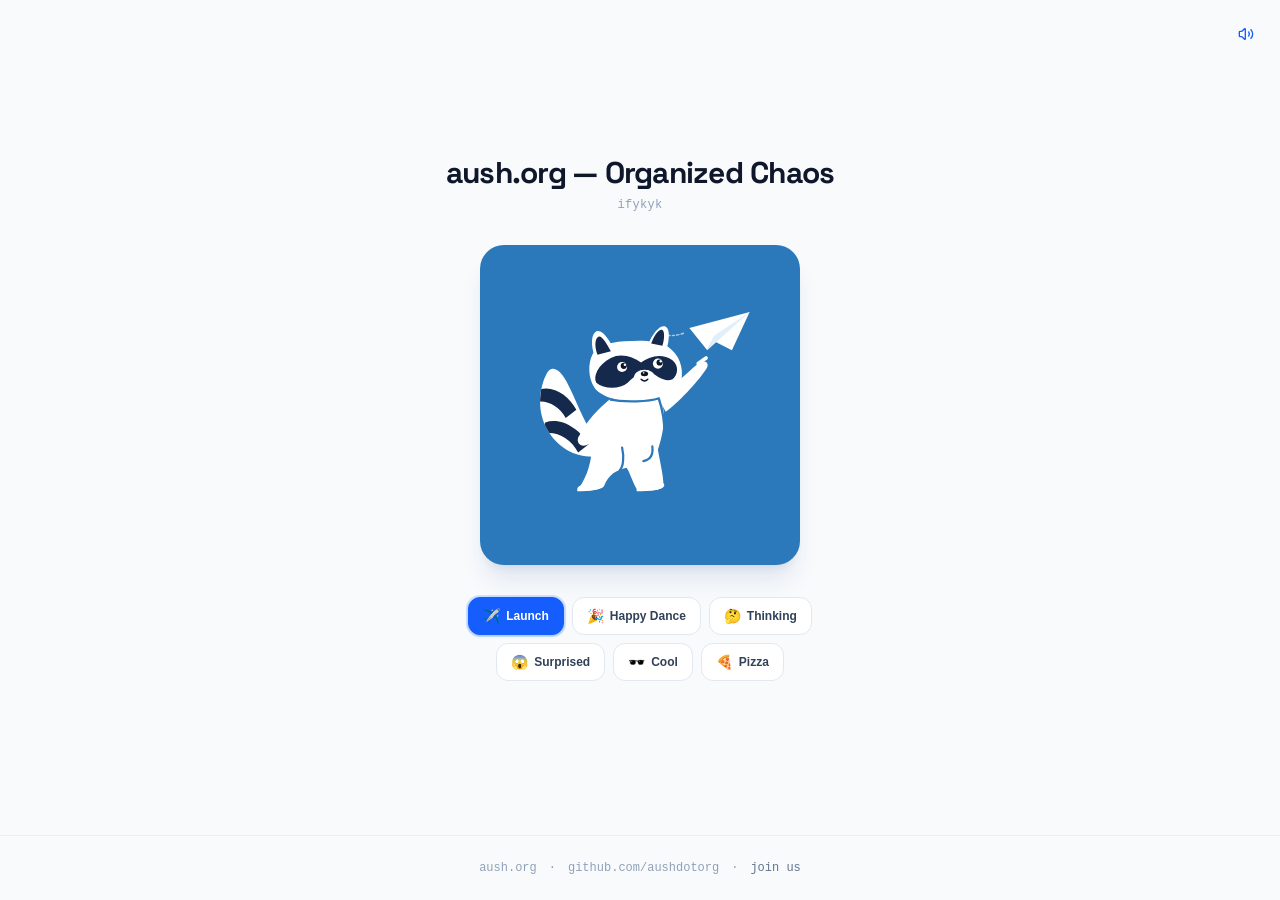
<file: index.html>
<!doctype html>
<html lang="en">
  <head>
    <meta charset="UTF-8" />
    <meta name="viewport" content="width=device-width, initial-scale=1.0" />
    <title>aush.org — Organized Chaos</title>
    <meta name="description" content="Just a preview, for what's coming. aush.org — Organized Chaos." />
    <meta property="og:title" content="aush.org — Organized Chaos" />
    <meta property="og:description" content="Just a preview, for what's coming. aush.org — Organized Chaos." />
    <meta property="og:type" content="website" />
    <meta name="twitter:card" content="summary_large_image" />
    <!--- <link rel="icon" type="image/svg+xml" href="/favicon.svg" /> --->
    <link rel="icon" type="image" href="/icon.png" />
    <link rel="preconnect" href="https://fonts.googleapis.com">
    <link rel="preconnect" href="https://fonts.gstatic.com" crossorigin>
    <link href="https://fonts.googleapis.com/css2?family=Plus+Jakarta+Sans:wght@400;500;600;700;800&family=Space+Grotesk:wght@500;700&display=swap" rel="stylesheet">
    <script type="module" crossorigin src="/assets/index-BiT33P_J.js"></script>
    <link rel="stylesheet" crossorigin href="/assets/index-D7WNCtE8.css">
  </head>
  <body>
    <div id="root"></div>
  </body>
</html>
</file>
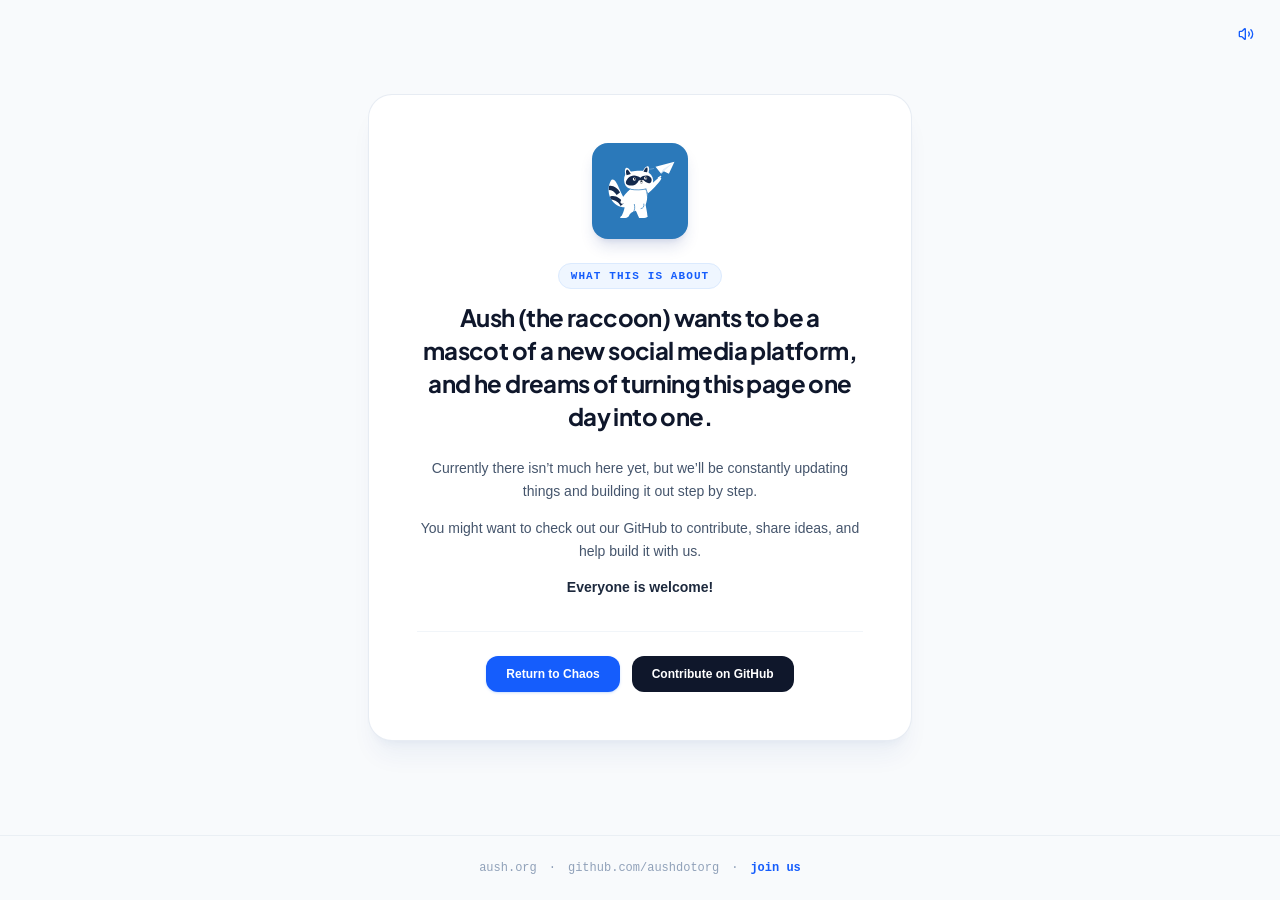
<file: join/index.html>
<!doctype html>
<html lang="en">
  <head>
    <meta charset="UTF-8" />
    <meta name="viewport" content="width=device-width, initial-scale=1.0" />
    <title>aush.org — Organized Chaos</title>
    <meta name="description" content="Just a preview, for what's coming. aush.org — Organized Chaos." />
    <meta property="og:title" content="aush.org — Organized Chaos" />
    <meta property="og:description" content="Just a preview, for what's coming. aush.org — Organized Chaos." />
    <meta property="og:type" content="website" />
    <meta name="twitter:card" content="summary_large_image" />
    <!--- <link rel="icon" type="image/svg+xml" href="/favicon.svg" /> --->
    <link rel="icon" type="image" href="/../icon.png" />
    <link rel="preconnect" href="https://fonts.googleapis.com">
    <link rel="preconnect" href="https://fonts.gstatic.com" crossorigin>
    <link href="https://fonts.googleapis.com/css2?family=Plus+Jakarta+Sans:wght@400;500;600;700;800family=Space+Grotesk:wght@500;700&display=swap" rel="stylesheet">
    <script type="module" crossorigin src="/assets/index-BiT33P_J.js"></script>
    <link rel="stylesheet" crossorigin href="/assets/index-D7WNCtE8.css">
  </head>
  <body>
    <div id="root"></div>
  </body>
</html>
</file>
<file: assets/index-D7WNCtE8.css>
/*! tailwindcss v4.3.3 | MIT License | https://tailwindcss.com */
@layer properties{@supports (((-webkit-hyphens:none)) and (not (margin-trim:inline))) or ((-moz-orient:inline) and (not (color:rgb(from red r g b)))){*,:before,:after,::backdrop{--tw-translate-x:0;--tw-translate-y:0;--tw-translate-z:0;--tw-rotate-x:initial;--tw-rotate-y:initial;--tw-rotate-z:initial;--tw-skew-x:initial;--tw-skew-y:initial;--tw-space-y-reverse:0;--tw-border-style:solid;--tw-leading:initial;--tw-font-weight:initial;--tw-tracking:initial;--tw-shadow:0 0 #0000;--tw-shadow-color:initial;--tw-shadow-alpha:100%;--tw-inset-shadow:0 0 #0000;--tw-inset-shadow-color:initial;--tw-inset-shadow-alpha:100%;--tw-ring-color:initial;--tw-ring-shadow:0 0 #0000;--tw-inset-ring-color:initial;--tw-inset-ring-shadow:0 0 #0000;--tw-ring-inset:initial;--tw-ring-offset-width:0px;--tw-ring-offset-color:#fff;--tw-ring-offset-shadow:0 0 #0000;--tw-blur:initial;--tw-brightness:initial;--tw-contrast:initial;--tw-grayscale:initial;--tw-hue-rotate:initial;--tw-invert:initial;--tw-opacity:initial;--tw-saturate:initial;--tw-sepia:initial;--tw-drop-shadow:initial;--tw-drop-shadow-color:initial;--tw-drop-shadow-alpha:100%;--tw-drop-shadow-size:initial;--tw-ease:initial;--tw-scale-x:1;--tw-scale-y:1;--tw-scale-z:1}}}@layer theme{:root,:host{--font-sans:-apple-system, BlinkMacSystemFont, "Segoe UI", Roboto, "Helvetica Neue", "Noto Sans", Arial, sans-serif, "Apple Color Emoji", "Segoe UI Emoji", "Segoe UI Symbol", "Noto Color Emoji";--font-mono:ui-monospace, SFMono-Regular, Menlo, Monaco, Consolas, "Liberation Mono", "Courier New", monospace;--color-blue-50:oklch(97% .014 254.604);--color-blue-100:oklch(93.2% .032 255.585);--color-blue-500:oklch(62.3% .214 259.815);--color-blue-600:oklch(54.6% .245 262.881);--color-blue-700:oklch(48.8% .243 264.376);--color-blue-900:oklch(37.9% .146 265.522);--color-slate-50:oklch(98.4% .003 247.858);--color-slate-100:oklch(96.8% .007 247.896);--color-slate-200:oklch(92.9% .013 255.508);--color-slate-300:oklch(86.9% .022 252.894);--color-slate-400:oklch(70.4% .04 256.788);--color-slate-500:oklch(55.4% .046 257.417);--color-slate-600:oklch(44.6% .043 257.281);--color-slate-700:oklch(37.2% .044 257.287);--color-slate-800:oklch(27.9% .041 260.031);--color-slate-900:oklch(20.8% .042 265.755);--color-white:#fff;--spacing:.25rem;--container-md:28rem;--container-xl:36rem;--container-3xl:48rem;--text-xs:.75rem;--text-xs--line-height:calc(1 / .75);--text-sm:.875rem;--text-sm--line-height:calc(1.25 / .875);--text-xl:1.25rem;--text-xl--line-height:calc(1.75 / 1.25);--text-2xl:1.5rem;--text-2xl--line-height:calc(2 / 1.5);--text-3xl:1.875rem;--text-3xl--line-height:calc(2.25 / 1.875);--font-weight-medium:500;--font-weight-semibold:600;--font-weight-bold:700;--font-weight-extrabold:800;--tracking-tight:-.025em;--tracking-wide:.025em;--tracking-wider:.05em;--tracking-widest:.1em;--leading-snug:1.375;--leading-relaxed:1.625;--radius-xl:.75rem;--radius-2xl:1rem;--radius-3xl:1.5rem;--drop-shadow-sm:0 1px 2px #00000026;--ease-in-out:cubic-bezier(.4, 0, .2, 1);--default-transition-duration:.15s;--default-transition-timing-function:cubic-bezier(.4, 0, .2, 1);--default-font-family:var(--font-sans);--default-mono-font-family:var(--font-mono)}}@layer base{*,:after,:before,::backdrop{box-sizing:border-box;border:0 solid;margin:0;padding:0}::file-selector-button{box-sizing:border-box;border:0 solid;margin:0;padding:0}html,:host{-webkit-text-size-adjust:100%;tab-size:4;line-height:1.5;font-family:var(--default-font-family,-apple-system, BlinkMacSystemFont, "Segoe UI", Roboto, "Helvetica Neue", "Noto Sans", Arial, sans-serif, "Apple Color Emoji", "Segoe UI Emoji", "Segoe UI Symbol", "Noto Color Emoji");font-feature-settings:var(--default-font-feature-settings,normal);font-variation-settings:var(--default-font-variation-settings,normal);-webkit-tap-highlight-color:transparent}hr{height:0;color:inherit;border-top-width:1px}abbr:where([title]){-webkit-text-decoration:underline dotted;text-decoration:underline dotted}h1,h2,h3,h4,h5,h6{font-size:inherit;font-weight:inherit}a{color:inherit;-webkit-text-decoration:inherit;-webkit-text-decoration:inherit;-webkit-text-decoration:inherit;-webkit-text-decoration:inherit;text-decoration:inherit}b,strong{font-weight:bolder}code,kbd,samp,pre{font-family:var(--default-mono-font-family,ui-monospace, SFMono-Regular, Menlo, Monaco, Consolas, "Liberation Mono", "Courier New", monospace);font-feature-settings:var(--default-mono-font-feature-settings,normal);font-variation-settings:var(--default-mono-font-variation-settings,normal);font-size:1em}small{font-size:80%}sub,sup{vertical-align:baseline;font-size:75%;line-height:0;position:relative}sub{bottom:-.25em}sup{top:-.5em}table{text-indent:0;border-color:inherit;border-collapse:collapse}:-moz-focusring:where(:not(iframe)){outline:auto}progress{vertical-align:baseline}summary{display:list-item}ol,ul,menu{list-style:none}img,svg,video,canvas,audio,iframe,embed,object{vertical-align:middle;display:block}img,video{max-width:100%;height:auto}button,input,select,optgroup,textarea{font:inherit;font-feature-settings:inherit;font-variation-settings:inherit;letter-spacing:inherit;color:inherit;opacity:1;background-color:#0000;border-radius:0}::file-selector-button{font:inherit;font-feature-settings:inherit;font-variation-settings:inherit;letter-spacing:inherit;color:inherit;opacity:1;background-color:#0000;border-radius:0}:where(select:is([multiple],[size])) optgroup{font-weight:bolder}:where(select:is([multiple],[size])) optgroup option{padding-inline-start:20px}::file-selector-button{margin-inline-end:4px}::placeholder{opacity:1}@supports (not ((-webkit-appearance:-apple-pay-button))) or (contain-intrinsic-size:1px){::placeholder{color:currentColor}@supports (color:color-mix(in lab, red, red)){::placeholder{color:color-mix(in oklab, currentcolor 50%, transparent)}}}textarea{resize:vertical}::-webkit-search-decoration{-webkit-appearance:none}::-webkit-date-and-time-value{min-height:1lh;text-align:inherit}::-webkit-datetime-edit{display:inline-flex}::-webkit-datetime-edit-fields-wrapper{padding:0}::-webkit-datetime-edit{padding-block:0}::-webkit-datetime-edit-year-field{padding-block:0}::-webkit-datetime-edit-month-field{padding-block:0}::-webkit-datetime-edit-day-field{padding-block:0}::-webkit-datetime-edit-hour-field{padding-block:0}::-webkit-datetime-edit-minute-field{padding-block:0}::-webkit-datetime-edit-second-field{padding-block:0}::-webkit-datetime-edit-millisecond-field{padding-block:0}::-webkit-datetime-edit-meridiem-field{padding-block:0}::-webkit-calendar-picker-indicator{line-height:1}:-moz-ui-invalid{box-shadow:none}button,input:where([type=button],[type=reset],[type=submit]){appearance:button}::file-selector-button{appearance:button}::-webkit-inner-spin-button{height:auto}::-webkit-outer-spin-button{height:auto}[hidden]:where(:not([hidden=until-found])){display:none!important}body{color:#0f172a;background-color:#f8fafc;font-family:Plus Jakarta Sans,system-ui,-apple-system,BlinkMacSystemFont,Segoe UI,Roboto,sans-serif;overflow-x:hidden}h1,h2,h3,.font-display{font-family:Space Grotesk,Plus Jakarta Sans,sans-serif}}@layer components;@layer utilities{.pointer-events-none{pointer-events:none}.absolute{position:absolute}.relative{position:relative}.inset-0{inset:0}.top-1\/2{top:50%}.top-4{top:calc(var(--spacing) * 4)}.right-4{right:calc(var(--spacing) * 4)}.bottom-3{bottom:calc(var(--spacing) * 3)}.-left-12{left:calc(var(--spacing) * -12)}.z-0{z-index:0}.z-10{z-index:10}.z-20{z-index:20}.mx-auto{margin-inline:auto}.-mt-1{margin-top:calc(var(--spacing) * -1)}.mt-1\.5{margin-top:calc(var(--spacing) * 1.5)}.mb-3{margin-bottom:calc(var(--spacing) * 3)}.mb-6{margin-bottom:calc(var(--spacing) * 6)}.mb-8{margin-bottom:calc(var(--spacing) * 8)}.block{display:block}.flex{display:flex}.inline-flex{display:inline-flex}.h-4{height:calc(var(--spacing) * 4)}.h-24{height:calc(var(--spacing) * 24)}.h-72{height:calc(var(--spacing) * 72)}.h-full{height:100%}.min-h-screen{min-height:100vh}.w-4{width:calc(var(--spacing) * 4)}.w-24{width:calc(var(--spacing) * 24)}.w-72{width:calc(var(--spacing) * 72)}.w-fit{width:fit-content}.w-full{width:100%}.max-w-3xl{max-width:var(--container-3xl)}.max-w-md{max-width:var(--container-md)}.max-w-xl{max-width:var(--container-xl)}.flex-1{flex:1}.-translate-y-1\/2{--tw-translate-y:calc(calc(1 / 2 * 100%) * -1);translate:var(--tw-translate-x) var(--tw-translate-y)}.transform{transform:var(--tw-rotate-x,) var(--tw-rotate-y,) var(--tw-rotate-z,) var(--tw-skew-x,) var(--tw-skew-y,)}.cursor-pointer{cursor:pointer}.flex-col{flex-direction:column}.flex-wrap{flex-wrap:wrap}.items-baseline{align-items:baseline}.items-center{align-items:center}.justify-between{justify-content:space-between}.justify-center{justify-content:center}.gap-0\.5{gap:calc(var(--spacing) * .5)}.gap-1\.5{gap:calc(var(--spacing) * 1.5)}.gap-2{gap:calc(var(--spacing) * 2)}.gap-2\.5{gap:calc(var(--spacing) * 2.5)}.gap-3{gap:calc(var(--spacing) * 3)}:where(.space-y-3\.5>:not(:last-child)){--tw-space-y-reverse:0;margin-block-start:calc(calc(var(--spacing) * 3.5) * var(--tw-space-y-reverse));margin-block-end:calc(calc(var(--spacing) * 3.5) * calc(1 - var(--tw-space-y-reverse)))}.overflow-hidden{overflow:hidden}.overflow-visible{overflow:visible}.rounded{border-radius:.25rem}.rounded-2xl{border-radius:var(--radius-2xl)}.rounded-3xl{border-radius:var(--radius-3xl)}.rounded-full{border-radius:2147483647px}.rounded-xl{border-radius:var(--radius-xl)}.border{border-style:var(--tw-border-style);border-width:1px}.border-0{border-style:var(--tw-border-style);border-width:0}.border-t{border-top-style:var(--tw-border-style);border-top-width:1px}.border-blue-100{border-color:var(--color-blue-100)}.border-blue-600{border-color:var(--color-blue-600)}.border-slate-100{border-color:var(--color-slate-100)}.border-slate-200{border-color:var(--color-slate-200)}.border-slate-200\/60{border-color:#e2e8f099}@supports (color:color-mix(in lab, red, red)){.border-slate-200\/60{border-color:color-mix(in oklab, var(--color-slate-200) 60%, transparent)}}.border-slate-200\/80{border-color:#e2e8f0cc}@supports (color:color-mix(in lab, red, red)){.border-slate-200\/80{border-color:color-mix(in oklab, var(--color-slate-200) 80%, transparent)}}.bg-\[\#2B79BA\]{background-color:#2b79ba}.bg-\[\#F8FAFC\]{background-color:#f8fafc}.bg-blue-50{background-color:var(--color-blue-50)}.bg-blue-600{background-color:var(--color-blue-600)}.bg-slate-900{background-color:var(--color-slate-900)}.bg-white{background-color:var(--color-white)}.p-2\.5{padding:calc(var(--spacing) * 2.5)}.p-4{padding:calc(var(--spacing) * 4)}.p-8{padding:calc(var(--spacing) * 8)}.px-3{padding-inline:calc(var(--spacing) * 3)}.px-3\.5{padding-inline:calc(var(--spacing) * 3.5)}.px-4{padding-inline:calc(var(--spacing) * 4)}.px-5{padding-inline:calc(var(--spacing) * 5)}.py-1{padding-block:var(--spacing)}.py-2{padding-block:calc(var(--spacing) * 2)}.py-2\.5{padding-block:calc(var(--spacing) * 2.5)}.py-6{padding-block:calc(var(--spacing) * 6)}.py-8{padding-block:calc(var(--spacing) * 8)}.py-12{padding-block:calc(var(--spacing) * 12)}.pt-6{padding-top:calc(var(--spacing) * 6)}.text-center{text-align:center}.font-mono{font-family:var(--font-mono)}.font-sans{font-family:var(--font-sans)}.text-2xl{font-size:var(--text-2xl);line-height:var(--tw-leading,var(--text-2xl--line-height))}.text-sm{font-size:var(--text-sm);line-height:var(--tw-leading,var(--text-sm--line-height))}.text-xl{font-size:var(--text-xl);line-height:var(--tw-leading,var(--text-xl--line-height))}.text-xs{font-size:var(--text-xs);line-height:var(--tw-leading,var(--text-xs--line-height))}.text-\[10px\]{font-size:10px}.text-\[11px\]{font-size:11px}.leading-relaxed{--tw-leading:var(--leading-relaxed);line-height:var(--leading-relaxed)}.leading-snug{--tw-leading:var(--leading-snug);line-height:var(--leading-snug)}.font-bold{--tw-font-weight:var(--font-weight-bold);font-weight:var(--font-weight-bold)}.font-extrabold{--tw-font-weight:var(--font-weight-extrabold);font-weight:var(--font-weight-extrabold)}.font-medium{--tw-font-weight:var(--font-weight-medium);font-weight:var(--font-weight-medium)}.font-semibold{--tw-font-weight:var(--font-weight-semibold);font-weight:var(--font-weight-semibold)}.tracking-tight{--tw-tracking:var(--tracking-tight);letter-spacing:var(--tracking-tight)}.tracking-wide{--tw-tracking:var(--tracking-wide);letter-spacing:var(--tracking-wide)}.tracking-wider{--tw-tracking:var(--tracking-wider);letter-spacing:var(--tracking-wider)}.tracking-widest{--tw-tracking:var(--tracking-widest);letter-spacing:var(--tracking-widest)}.text-blue-600{color:var(--color-blue-600)}.text-slate-400{color:var(--color-slate-400)}.text-slate-500{color:var(--color-slate-500)}.text-slate-600{color:var(--color-slate-600)}.text-slate-700{color:var(--color-slate-700)}.text-slate-800{color:var(--color-slate-800)}.text-slate-900{color:var(--color-slate-900)}.text-white{color:var(--color-white)}.text-white\/50{color:#ffffff80}@supports (color:color-mix(in lab, red, red)){.text-white\/50{color:color-mix(in oklab, var(--color-white) 50%, transparent)}}.lowercase{text-transform:lowercase}.uppercase{text-transform:uppercase}.underline-offset-4{text-underline-offset:4px}.opacity-0{opacity:0}.shadow-lg{--tw-shadow:0 10px 15px -3px var(--tw-shadow-color,#0000001a), 0 4px 6px -4px var(--tw-shadow-color,#0000001a);box-shadow:var(--tw-inset-shadow), var(--tw-inset-ring-shadow), var(--tw-ring-offset-shadow), var(--tw-ring-shadow), var(--tw-shadow)}.shadow-sm{--tw-shadow:0 1px 3px 0 var(--tw-shadow-color,#0000001a), 0 1px 2px -1px var(--tw-shadow-color,#0000001a);box-shadow:var(--tw-inset-shadow), var(--tw-inset-ring-shadow), var(--tw-ring-offset-shadow), var(--tw-ring-shadow), var(--tw-shadow)}.shadow-xl{--tw-shadow:0 20px 25px -5px var(--tw-shadow-color,#0000001a), 0 8px 10px -6px var(--tw-shadow-color,#0000001a);box-shadow:var(--tw-inset-shadow), var(--tw-inset-ring-shadow), var(--tw-ring-offset-shadow), var(--tw-ring-shadow), var(--tw-shadow)}.ring-2{--tw-ring-shadow:var(--tw-ring-inset,) 0 0 0 calc(2px + var(--tw-ring-offset-width)) var(--tw-ring-color,currentcolor);box-shadow:var(--tw-inset-shadow), var(--tw-inset-ring-shadow), var(--tw-ring-offset-shadow), var(--tw-ring-shadow), var(--tw-shadow)}.shadow-blue-500\/20{--tw-shadow-color:#3080ff33}@supports (color:color-mix(in lab, red, red)){.shadow-blue-500\/20{--tw-shadow-color:color-mix(in oklab, color-mix(in oklab, var(--color-blue-500) 20%, transparent) var(--tw-shadow-alpha), transparent)}}.shadow-blue-500\/25{--tw-shadow-color:#3080ff40}@supports (color:color-mix(in lab, red, red)){.shadow-blue-500\/25{--tw-shadow-color:color-mix(in oklab, color-mix(in oklab, var(--color-blue-500) 25%, transparent) var(--tw-shadow-alpha), transparent)}}.shadow-blue-900\/5{--tw-shadow-color:#1c398e0d}@supports (color:color-mix(in lab, red, red)){.shadow-blue-900\/5{--tw-shadow-color:color-mix(in oklab, color-mix(in oklab, var(--color-blue-900) 5%, transparent) var(--tw-shadow-alpha), transparent)}}.shadow-blue-900\/10{--tw-shadow-color:#1c398e1a}@supports (color:color-mix(in lab, red, red)){.shadow-blue-900\/10{--tw-shadow-color:color-mix(in oklab, color-mix(in oklab, var(--color-blue-900) 10%, transparent) var(--tw-shadow-alpha), transparent)}}.shadow-blue-900\/15{--tw-shadow-color:#1c398e26}@supports (color:color-mix(in lab, red, red)){.shadow-blue-900\/15{--tw-shadow-color:color-mix(in oklab, color-mix(in oklab, var(--color-blue-900) 15%, transparent) var(--tw-shadow-alpha), transparent)}}.ring-blue-500\/20{--tw-ring-color:#3080ff33}@supports (color:color-mix(in lab, red, red)){.ring-blue-500\/20{--tw-ring-color:color-mix(in oklab, var(--color-blue-500) 20%, transparent)}}.drop-shadow-sm{--tw-drop-shadow-size:drop-shadow(0 1px 2px var(--tw-drop-shadow-color,#00000026));--tw-drop-shadow:drop-shadow(var(--drop-shadow-sm));filter:var(--tw-blur,) var(--tw-brightness,) var(--tw-contrast,) var(--tw-grayscale,) var(--tw-hue-rotate,) var(--tw-invert,) var(--tw-saturate,) var(--tw-sepia,) var(--tw-drop-shadow,)}.filter{filter:var(--tw-blur,) var(--tw-brightness,) var(--tw-contrast,) var(--tw-grayscale,) var(--tw-hue-rotate,) var(--tw-invert,) var(--tw-saturate,) var(--tw-sepia,) var(--tw-drop-shadow,)}.transition{transition-property:color,background-color,border-color,outline-color,text-decoration-color,fill,stroke,--tw-gradient-from,--tw-gradient-via,--tw-gradient-to,opacity,box-shadow,transform,translate,scale,rotate,filter,-webkit-backdrop-filter,backdrop-filter,display,content-visibility,overlay,pointer-events;transition-timing-function:var(--tw-ease,var(--default-transition-timing-function));transition-duration:var(--tw-duration,var(--default-transition-duration))}.transition-all{transition-property:all;transition-timing-function:var(--tw-ease,var(--default-transition-timing-function));transition-duration:var(--tw-duration,var(--default-transition-duration))}.transition-colors{transition-property:color,background-color,border-color,outline-color,text-decoration-color,fill,stroke,--tw-gradient-from,--tw-gradient-via,--tw-gradient-to;transition-timing-function:var(--tw-ease,var(--default-transition-timing-function));transition-duration:var(--tw-duration,var(--default-transition-duration))}.transition-opacity{transition-property:opacity;transition-timing-function:var(--tw-ease,var(--default-transition-timing-function));transition-duration:var(--tw-duration,var(--default-transition-duration))}.transition-transform{transition-property:transform,translate,scale,rotate;transition-timing-function:var(--tw-ease,var(--default-transition-timing-function));transition-duration:var(--tw-duration,var(--default-transition-duration))}.ease-in-out{--tw-ease:var(--ease-in-out);transition-timing-function:var(--ease-in-out)}.outline-none{--tw-outline-style:none;outline-style:none}.select-none{-webkit-user-select:none;user-select:none}@media (hover:hover){.group-hover\:opacity-100:is(:where(.group):hover *){opacity:1}}.selection\:bg-blue-100 ::selection{background-color:var(--color-blue-100)}.selection\:bg-blue-100::selection{background-color:var(--color-blue-100)}.selection\:text-blue-900 ::selection{color:var(--color-blue-900)}.selection\:text-blue-900::selection{color:var(--color-blue-900)}@media (hover:hover){.hover\:scale-105:hover{--tw-scale-x:105%;--tw-scale-y:105%;--tw-scale-z:105%;scale:var(--tw-scale-x) var(--tw-scale-y)}.hover\:border-slate-300:hover{border-color:var(--color-slate-300)}.hover\:bg-blue-700:hover{background-color:var(--color-blue-700)}.hover\:bg-slate-50:hover{background-color:var(--color-slate-50)}.hover\:bg-slate-200\/60:hover{background-color:#e2e8f099}@supports (color:color-mix(in lab, red, red)){.hover\:bg-slate-200\/60:hover{background-color:color-mix(in oklab, var(--color-slate-200) 60%, transparent)}}.hover\:bg-slate-800:hover{background-color:var(--color-slate-800)}.hover\:text-blue-600:hover{color:var(--color-blue-600)}.hover\:text-slate-700:hover{color:var(--color-slate-700)}.hover\:text-slate-900:hover{color:var(--color-slate-900)}.hover\:underline:hover{text-decoration-line:underline}.hover\:shadow-2xl:hover{--tw-shadow:0 25px 50px -12px var(--tw-shadow-color,#00000040);box-shadow:var(--tw-inset-shadow), var(--tw-inset-ring-shadow), var(--tw-ring-offset-shadow), var(--tw-ring-shadow), var(--tw-shadow)}.hover\:shadow-blue-900\/20:hover{--tw-shadow-color:#1c398e33}@supports (color:color-mix(in lab, red, red)){.hover\:shadow-blue-900\/20:hover{--tw-shadow-color:color-mix(in oklab, color-mix(in oklab, var(--color-blue-900) 20%, transparent) var(--tw-shadow-alpha), transparent)}}}.active\:scale-95:active{--tw-scale-x:95%;--tw-scale-y:95%;--tw-scale-z:95%;scale:var(--tw-scale-x) var(--tw-scale-y)}.active\:scale-\[0\.98\]:active{scale:.98}@media (width>=40rem){.sm\:h-80{height:calc(var(--spacing) * 80)}.sm\:w-80{width:calc(var(--spacing) * 80)}.sm\:w-auto{width:auto}.sm\:flex-row{flex-direction:row}.sm\:p-12{padding:calc(var(--spacing) * 12)}.sm\:text-2xl{font-size:var(--text-2xl);line-height:var(--tw-leading,var(--text-2xl--line-height))}.sm\:text-3xl{font-size:var(--text-3xl);line-height:var(--tw-leading,var(--text-3xl--line-height))}}}@keyframes planeFloat{0%,to{transform:translateY(0)rotate(0)}50%{transform:translateY(-8px)rotate(4deg)}}@keyframes tailWag{0%,to{transform:rotate(0)}50%{transform:rotate(18deg)}}@keyframes earTwitch{0%,90%,to{transform:rotate(0)}95%{transform:rotate(-10deg)}}@keyframes gentleBounce{0%,to{transform:translateY(0)}50%{transform:translateY(-5px)}}.animate-plane-float{animation:3s ease-in-out infinite planeFloat}.animate-tail-wag{transform-origin:0 100%;animation:1.8s ease-in-out infinite tailWag}.animate-gentle-bounce{animation:2s ease-in-out infinite gentleBounce}@property --tw-translate-x{syntax:"*";inherits:false;initial-value:0}@property --tw-translate-y{syntax:"*";inherits:false;initial-value:0}@property --tw-translate-z{syntax:"*";inherits:false;initial-value:0}@property --tw-rotate-x{syntax:"*";inherits:false}@property --tw-rotate-y{syntax:"*";inherits:false}@property --tw-rotate-z{syntax:"*";inherits:false}@property --tw-skew-x{syntax:"*";inherits:false}@property --tw-skew-y{syntax:"*";inherits:false}@property --tw-space-y-reverse{syntax:"*";inherits:false;initial-value:0}@property --tw-border-style{syntax:"*";inherits:false;initial-value:solid}@property --tw-leading{syntax:"*";inherits:false}@property --tw-font-weight{syntax:"*";inherits:false}@property --tw-tracking{syntax:"*";inherits:false}@property --tw-shadow{syntax:"*";inherits:false;initial-value:0 0 #0000}@property --tw-shadow-color{syntax:"*";inherits:false}@property --tw-shadow-alpha{syntax:"<percentage>";inherits:false;initial-value:100%}@property --tw-inset-shadow{syntax:"*";inherits:false;initial-value:0 0 #0000}@property --tw-inset-shadow-color{syntax:"*";inherits:false}@property --tw-inset-shadow-alpha{syntax:"<percentage>";inherits:false;initial-value:100%}@property --tw-ring-color{syntax:"*";inherits:false}@property --tw-ring-shadow{syntax:"*";inherits:false;initial-value:0 0 #0000}@property --tw-inset-ring-color{syntax:"*";inherits:false}@property --tw-inset-ring-shadow{syntax:"*";inherits:false;initial-value:0 0 #0000}@property --tw-ring-inset{syntax:"*";inherits:false}@property --tw-ring-offset-width{syntax:"<length>";inherits:false;initial-value:0}@property --tw-ring-offset-color{syntax:"*";inherits:false;initial-value:#fff}@property --tw-ring-offset-shadow{syntax:"*";inherits:false;initial-value:0 0 #0000}@property --tw-blur{syntax:"*";inherits:false}@property --tw-brightness{syntax:"*";inherits:false}@property --tw-contrast{syntax:"*";inherits:false}@property --tw-grayscale{syntax:"*";inherits:false}@property --tw-hue-rotate{syntax:"*";inherits:false}@property --tw-invert{syntax:"*";inherits:false}@property --tw-opacity{syntax:"*";inherits:false}@property --tw-saturate{syntax:"*";inherits:false}@property --tw-sepia{syntax:"*";inherits:false}@property --tw-drop-shadow{syntax:"*";inherits:false}@property --tw-drop-shadow-color{syntax:"*";inherits:false}@property --tw-drop-shadow-alpha{syntax:"<percentage>";inherits:false;initial-value:100%}@property --tw-drop-shadow-size{syntax:"*";inherits:false}@property --tw-ease{syntax:"*";inherits:false}@property --tw-scale-x{syntax:"*";inherits:false;initial-value:1}@property --tw-scale-y{syntax:"*";inherits:false;initial-value:1}@property --tw-scale-z{syntax:"*";inherits:false;initial-value:1}
</file>
